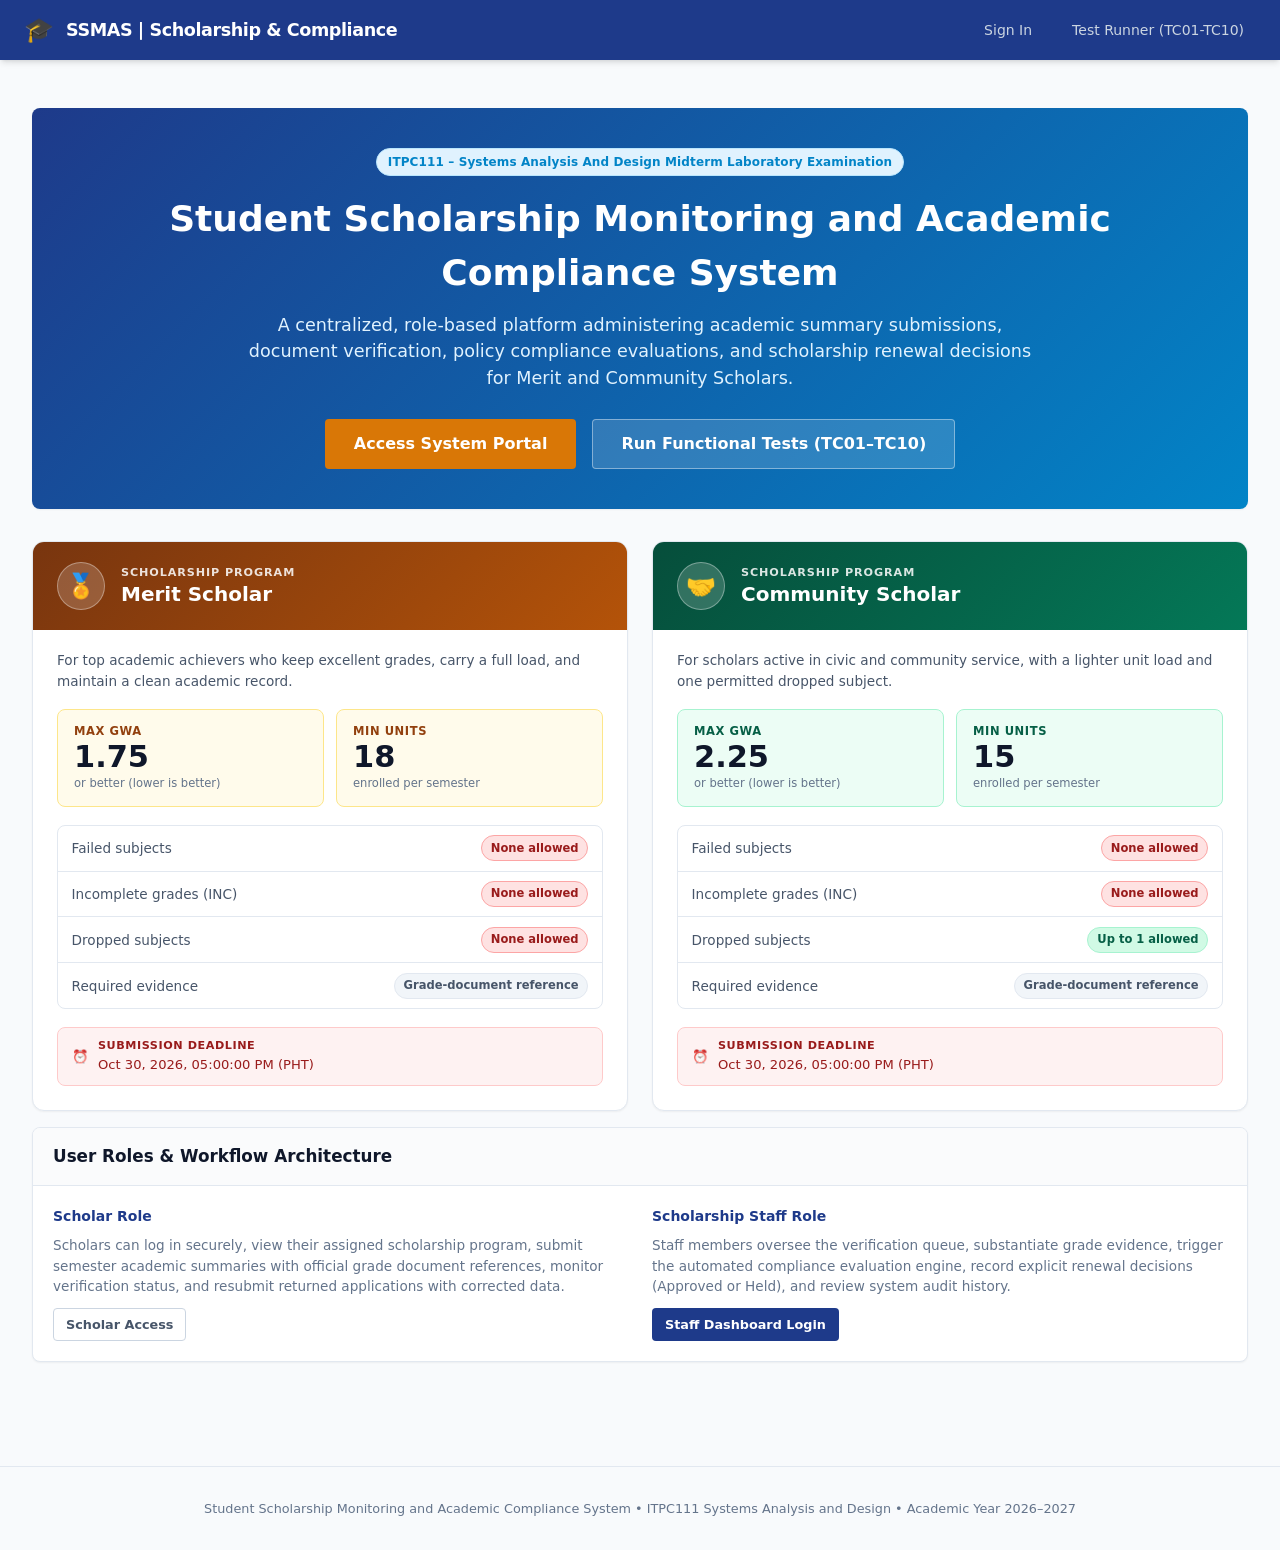
<file: index.html>
<!DOCTYPE html>
<html lang="en">
<head>
    <meta charset="UTF-8">
    <meta name="viewport" content="width=device-width, initial-scale=1.0">
    <title>Student Scholarship Monitoring and Academic Compliance System</title>
    <link rel="stylesheet" href="css/styles.css">
</head>
<body class="scholar-layout">
    <nav class="top-navbar">
        <a href="index.html" class="brand">
            <span class="brand-icon">🎓</span>
            <span class="brand-title">SSMAS | Scholarship & Compliance</span>
        </a>
        <div class="nav-links">
            <a href="login.html" class="nav-link">Sign In</a>
            <a href="tests/runner.html" class="nav-link">Test Runner (TC01-TC10)</a>
        </div>
    </nav>

    <main class="main-content">
        <div class="card" style="padding: 2.5rem; text-align: center; background: linear-gradient(135deg, #1e3a8a 0%, #0284c7 100%); color: #ffffff; border: none; margin-top: 1rem;">
            <span class="badge badge-info" style="margin-bottom: 1rem; align-self: center;">ITPC111 – Systems Analysis and Design Midterm Laboratory Examination</span>
            <h1 style="font-size: 2.25rem; font-weight: 800; margin-bottom: 0.75rem;">Student Scholarship Monitoring and Academic Compliance System</h1>
            <p style="font-size: 1.1rem; max-width: 800px; margin: 0 auto 1.75rem auto; color: #e0f2fe;">
                A centralized, role-based platform administering academic summary submissions, document verification, policy compliance evaluations, and scholarship renewal decisions for Merit and Community Scholars.
            </p>
            <div style="display: flex; justify-content: center; gap: 1rem; flex-wrap: wrap;">
                <a href="login.html" class="btn btn-warning" style="font-size: 1rem; padding: 0.75rem 1.75rem;">Access System Portal</a>
                <a href="tests/runner.html" class="btn btn-outline" style="background: rgba(255,255,255,0.15); color: #fff; border-color: rgba(255,255,255,0.4); font-size: 1rem; padding: 0.75rem 1.75rem;">Run Functional Tests (TC01–TC10)</a>
            </div>
        </div>

        <!-- Scholarship Program Cards (rendered by js/program-cards.js) -->
        <div id="program-cards" class="program-cards-grid" style="margin-top: 2rem;"></div>

        <!-- Role Access Cards -->
        <div class="card mt-4">
            <div class="card-header">
                <h3>User Roles & Workflow Architecture</h3>
            </div>
            <div class="card-body">
                <div style="display: grid; grid-template-columns: repeat(auto-fit, minmax(280px, 1fr)); gap: 1.5rem;">
                    <div>
                        <h4 style="color: var(--primary); margin-bottom: 0.5rem;">Scholar Role</h4>
                        <p class="text-sm text-muted">Scholars can log in securely, view their assigned scholarship program, submit semester academic summaries with official grade document references, monitor verification status, and resubmit returned applications with corrected data.</p>
                        <a href="login.html" class="btn btn-outline btn-sm mt-3">Scholar Access</a>
                    </div>
                    <div>
                        <h4 style="color: var(--primary); margin-bottom: 0.5rem;">Scholarship Staff Role</h4>
                        <p class="text-sm text-muted">Staff members oversee the verification queue, substantiate grade evidence, trigger the automated compliance evaluation engine, record explicit renewal decisions (Approved or Held), and review system audit history.</p>
                        <a href="login.html" class="btn btn-primary btn-sm mt-3">Staff Dashboard Login</a>
                    </div>
                </div>
            </div>
        </div>
    </main>

    <footer style="text-align: center; padding: 2rem; color: var(--text-muted); font-size: 0.8rem; border-top: 1px solid var(--border-color); margin-top: 3rem;">
        Student Scholarship Monitoring and Academic Compliance System &bull; ITPC111 Systems Analysis and Design &bull; Academic Year 2026–2027
    </footer>

    <script src="js/config.js"></script>
    <script src="js/program-cards.js"></script>
    <script>
        document.getElementById('program-cards').innerHTML = Object.values(CONFIG.PROGRAMS)
            .map(p => window.renderProgramCard({ program_name: p.name, ...p }))
            .join('');
    </script>
</body>
</html>
</file>
<file: css/styles.css>
/* ==========================================================================
   Student Scholarship Monitoring and Academic Compliance System
   Main Design System & Responsive Stylesheet
   ========================================================================== */

:root {
    --primary: #1e3a8a;
    --primary-light: #2563eb;
    --primary-dark: #1e293b;
    --accent: #0284c7;
    --accent-light: #e0f2fe;
    
    --success: #059669;
    --success-bg: #d1fae5;
    --success-border: #a7f3d0;
    
    --warning: #d97706;
    --warning-bg: #fef3c7;
    --warning-border: #fde68a;
    
    --danger: #dc2626;
    --danger-bg: #fee2e2;
    --danger-border: #fca5a5;
    
    --bg-main: #f8fafc;
    --bg-surface: #ffffff;
    --text-primary: #0f172a;
    --text-secondary: #475569;
    --text-muted: #64748b;
    --border-color: #e2e8f0;
    --border-dark: #cbd5e1;

    --font-sans: 'Inter', system-ui, -apple-system, BlinkMacSystemFont, "Segoe UI", Roboto, "Helvetica Neue", Arial, sans-serif;
    --shadow-sm: 0 1px 2px 0 rgb(0 0 0 / 0.05);
    --shadow-md: 0 4px 6px -1px rgb(0 0 0 / 0.1), 0 2px 4px -2px rgb(0 0 0 / 0.1);
    --shadow-lg: 0 10px 15px -3px rgb(0 0 0 / 0.1), 0 4px 6px -4px rgb(0 0 0 / 0.1);
    --radius-sm: 4px;
    --radius-md: 8px;
    --radius-lg: 12px;
}

* {
    box-sizing: border-box;
    margin: 0;
    padding: 0;
}

body {
    font-family: var(--font-sans);
    background-color: var(--bg-main);
    color: var(--text-primary);
    line-height: 1.5;
    font-size: 14px;
    min-height: 100vh;
}

/* --------------------------------------------------------------------------
   Layout Components: Topbar, Sidebar & Content
   -------------------------------------------------------------------------- */
.app-container {
    display: flex;
    min-height: 100vh;
}

/* Scholar Topbar Layout */
.scholar-layout {
    display: flex;
    flex-direction: column;
    min-height: 100vh;
}

.top-navbar {
    background-color: var(--primary);
    color: #ffffff;
    padding: 0.75rem 1.5rem;
    display: flex;
    justify-content: space-between;
    align-items: center;
    box-shadow: var(--shadow-md);
    position: sticky;
    top: 0;
    z-index: 50;
}

.top-navbar .brand {
    display: flex;
    align-items: center;
    gap: 0.75rem;
    text-decoration: none;
    color: #ffffff;
}

.brand-icon {
    font-size: 1.5rem;
}

.brand-title {
    font-weight: 700;
    font-size: 1.1rem;
    letter-spacing: -0.025em;
}

.nav-links {
    display: flex;
    gap: 1rem;
    align-items: center;
}

.nav-link {
    color: #cbd5e1;
    text-decoration: none;
    padding: 0.4rem 0.75rem;
    border-radius: var(--radius-sm);
    font-weight: 500;
    transition: background-color 0.15s, color 0.15s;
}

.nav-link:hover, .nav-link.active {
    background-color: rgba(255, 255, 255, 0.15);
    color: #ffffff;
}

/* Staff Sidebar Layout */
.staff-sidebar {
    width: 260px;
    background-color: var(--primary-dark);
    color: #ffffff;
    display: flex;
    flex-direction: column;
    flex-shrink: 0;
    position: sticky;
    top: 0;
    height: 100vh;
    box-shadow: var(--shadow-md);
}

.sidebar-brand {
    padding: 1.25rem 1.5rem;
    border-bottom: 1px solid rgba(255, 255, 255, 0.1);
    display: flex;
    align-items: center;
    gap: 0.75rem;
}

.sidebar-nav {
    padding: 1rem 0;
    flex: 1;
    overflow-y: auto;
}

.sidebar-section-title {
    padding: 0.5rem 1.5rem;
    font-size: 0.7rem;
    text-transform: uppercase;
    letter-spacing: 0.05em;
    color: #94a3b8;
    font-weight: 600;
}

.sidebar-link {
    display: flex;
    align-items: center;
    gap: 0.75rem;
    padding: 0.65rem 1.5rem;
    color: #cbd5e1;
    text-decoration: none;
    font-weight: 500;
    transition: background-color 0.15s, color 0.15s;
}

.sidebar-link:hover {
    background-color: rgba(255, 255, 255, 0.08);
    color: #ffffff;
}

.sidebar-link.active {
    background-color: var(--primary-light);
    color: #ffffff;
}

.sidebar-footer {
    padding: 1rem 1.5rem;
    border-top: 1px solid rgba(255, 255, 255, 0.1);
}

.main-content {
    flex: 1;
    padding: 2rem;
    max-width: 1400px;
    margin: 0 auto;
    width: 100%;
}

.page-header {
    display: flex;
    justify-content: space-between;
    align-items: center;
    margin-bottom: 1.75rem;
    flex-wrap: wrap;
    gap: 1rem;
}

.page-title {
    font-size: 1.6rem;
    font-weight: 700;
    color: var(--text-primary);
}

.page-subtitle {
    color: var(--text-muted);
    font-size: 0.9rem;
    margin-top: 0.2rem;
}

/* --------------------------------------------------------------------------
   User Profile Pill & Header Controls
   -------------------------------------------------------------------------- */
.header-actions {
    display: flex;
    align-items: center;
    gap: 1rem;
}

.user-info-pill {
    display: flex;
    align-items: center;
    gap: 0.75rem;
    background: var(--bg-surface);
    border: 1px solid var(--border-color);
    padding: 0.35rem 0.75rem;
    border-radius: 9999px;
    box-shadow: var(--shadow-sm);
}

.user-avatar-circle {
    width: 30px;
    height: 30px;
    border-radius: 50%;
    background-color: var(--primary);
    color: #ffffff;
    display: flex;
    align-items: center;
    justify-content: center;
    font-weight: 600;
    font-size: 0.85rem;
}

.user-meta {
    display: flex;
    flex-direction: column;
}

.user-name {
    font-size: 0.82rem;
    font-weight: 600;
    line-height: 1.1;
}

.user-sub {
    font-size: 0.7rem;
    color: var(--text-muted);
}

/* --------------------------------------------------------------------------
   Cards & Content Surfaces
   -------------------------------------------------------------------------- */
.card {
    background: var(--bg-surface);
    border: 1px solid var(--border-color);
    border-radius: var(--radius-md);
    box-shadow: var(--shadow-sm);
    overflow: hidden;
    margin-bottom: 1.5rem;
}

.card-header {
    padding: 1rem 1.25rem;
    border-bottom: 1px solid var(--border-color);
    display: flex;
    justify-content: space-between;
    align-items: center;
    background-color: #fafbfc;
}

.card-header h3, .card-header h4 {
    font-size: 1.05rem;
    font-weight: 600;
    color: var(--text-primary);
}

.card-body {
    padding: 1.25rem;
}

.card-warning {
    border-color: var(--warning-border);
    background-color: #fffdfa;
}

/* --------------------------------------------------------------------------
   Badges & Status Tags
   -------------------------------------------------------------------------- */
.badge {
    display: inline-flex;
    align-items: center;
    gap: 0.35rem;
    padding: 0.25rem 0.65rem;
    font-size: 0.75rem;
    font-weight: 600;
    border-radius: 9999px;
    text-transform: capitalize;
    letter-spacing: 0.01em;
}

.badge-success {
    background-color: var(--success-bg);
    color: var(--success);
    border: 1px solid var(--success-border);
}

.badge-warning {
    background-color: var(--warning-bg);
    color: var(--warning);
    border: 1px solid var(--warning-border);
}

.badge-danger {
    background-color: var(--danger-bg);
    color: var(--danger);
    border: 1px solid var(--danger-border);
}

.badge-info {
    background-color: var(--accent-light);
    color: var(--accent);
    border: 1px solid #bae6fd;
}

.badge-secondary, .badge-neutral {
    background-color: #f1f5f9;
    color: #475569;
    border: 1px solid #cbd5e1;
}

.program-badge {
    background-color: #e0e7ff;
    color: #3730a3;
    border: 1px solid #c7d2fe;
    font-weight: 700;
    font-size: 0.75rem;
    padding: 0.2rem 0.5rem;
    border-radius: var(--radius-sm);
    display: inline-block;
}

.dot {
    width: 6px;
    height: 6px;
    border-radius: 50%;
    background-color: currentColor;
}

/* --------------------------------------------------------------------------
   Buttons & Interactive Elements
   -------------------------------------------------------------------------- */
.btn {
    display: inline-flex;
    align-items: center;
    justify-content: center;
    gap: 0.4rem;
    font-family: inherit;
    font-size: 0.85rem;
    font-weight: 600;
    padding: 0.5rem 1rem;
    border-radius: var(--radius-sm);
    border: 1px solid transparent;
    cursor: pointer;
    text-decoration: none;
    transition: all 0.15s ease-in-out;
}

.btn:disabled, .btn.disabled {
    opacity: 0.6;
    cursor: not-allowed;
}

.btn-primary {
    background-color: var(--primary);
    color: #ffffff;
}

.btn-primary:hover:not(:disabled) {
    background-color: var(--primary-light);
}

.btn-success {
    background-color: var(--success);
    color: #ffffff;
}

.btn-success:hover:not(:disabled) {
    background-color: #047857;
}

.btn-warning {
    background-color: var(--warning);
    color: #ffffff;
}

.btn-warning:hover:not(:disabled) {
    background-color: #b45309;
}

.btn-danger {
    background-color: var(--danger);
    color: #ffffff;
}

.btn-danger:hover:not(:disabled) {
    background-color: #b91c1c;
}

.btn-outline {
    background-color: transparent;
    border-color: var(--border-dark);
    color: var(--text-secondary);
}

.btn-outline:hover:not(:disabled) {
    background-color: #f1f5f9;
    color: var(--text-primary);
}

.btn-sm {
    padding: 0.35rem 0.75rem;
    font-size: 0.8rem;
}

.btn-xs {
    padding: 0.2rem 0.5rem;
    font-size: 0.75rem;
}

.btn-group-vertical {
    display: flex;
    flex-direction: column;
    gap: 0.25rem;
}

/* --------------------------------------------------------------------------
   Tables
   -------------------------------------------------------------------------- */
.table-responsive {
    overflow-x: auto;
    width: 100%;
}

.table {
    width: 100%;
    border-collapse: collapse;
    text-align: left;
    font-size: 0.85rem;
}

.table th {
    background-color: #f8fafc;
    color: var(--text-secondary);
    font-weight: 600;
    padding: 0.75rem 1rem;
    border-bottom: 2px solid var(--border-color);
    white-space: nowrap;
}

.table td {
    padding: 0.85rem 1rem;
    border-bottom: 1px solid var(--border-color);
    vertical-align: middle;
}

.table tbody tr:hover {
    background-color: #f8fafc;
}

.table-bordered {
    border: 1px solid var(--border-color);
}

.table-bordered th, .table-bordered td {
    border: 1px solid var(--border-color);
}

/* --------------------------------------------------------------------------
   Forms & Controls
   -------------------------------------------------------------------------- */
.form-group {
    margin-bottom: 1.25rem;
}

.form-group label {
    display: block;
    margin-bottom: 0.4rem;
    font-weight: 600;
    font-size: 0.85rem;
    color: var(--text-primary);
}

.form-control {
    width: 100%;
    padding: 0.55rem 0.75rem;
    font-family: inherit;
    font-size: 0.875rem;
    color: var(--text-primary);
    background-color: var(--bg-surface);
    border: 1px solid var(--border-dark);
    border-radius: var(--radius-sm);
    transition: border-color 0.15s, box-shadow 0.15s;
}

.form-control:focus {
    outline: none;
    border-color: var(--primary-light);
    box-shadow: 0 0 0 3px rgba(37, 99, 235, 0.15);
}

.form-row-grid {
    display: grid;
    grid-template-columns: repeat(auto-fit, minmax(180px, 1fr));
    gap: 1rem;
}

.filter-bar {
    display: flex;
    flex-wrap: wrap;
    gap: 0.75rem;
    margin-bottom: 1.25rem;
    align-items: center;
    background: var(--bg-surface);
    padding: 0.85rem 1rem;
    border: 1px solid var(--border-color);
    border-radius: var(--radius-md);
}

.search-input-wrap {
    flex: 1;
    min-width: 240px;
}

/* --------------------------------------------------------------------------
   Metrics & Dashboard Stats Cards
   -------------------------------------------------------------------------- */
.stats-grid {
    display: grid;
    grid-template-columns: repeat(auto-fit, minmax(220px, 1fr));
    gap: 1.25rem;
    margin-bottom: 1.75rem;
}

.stat-card {
    background: var(--bg-surface);
    border: 1px solid var(--border-color);
    border-radius: var(--radius-md);
    padding: 1.25rem;
    display: flex;
    align-items: center;
    gap: 1rem;
    box-shadow: var(--shadow-sm);
}

.stat-icon {
    width: 48px;
    height: 48px;
    border-radius: var(--radius-md);
    display: flex;
    align-items: center;
    justify-content: center;
    font-size: 1.4rem;
}

.stat-icon-blue { background: #dbeafe; color: #1e40af; }
.stat-icon-amber { background: #fef3c7; color: #92400e; }
.stat-icon-green { background: #d1fae5; color: #065f46; }
.stat-icon-red { background: #fee2e2; color: #991b1b; }

.stat-details {
    display: flex;
    flex-direction: column;
}

.stat-val {
    font-size: 1.75rem;
    font-weight: 700;
    line-height: 1.1;
    color: var(--text-primary);
}

.stat-title {
    font-size: 0.8rem;
    color: var(--text-muted);
    font-weight: 500;
}

/* --------------------------------------------------------------------------
   Policy Grid & Scholar Program Cards
   -------------------------------------------------------------------------- */
.program-header {
    display: flex;
    justify-content: space-between;
    align-items: center;
    margin-bottom: 1rem;
    flex-wrap: wrap;
    gap: 1rem;
}

.policy-grid {
    display: grid;
    grid-template-columns: repeat(auto-fit, minmax(160px, 1fr));
    gap: 0.75rem;
    margin-top: 1rem;
}

.policy-item {
    background-color: #f8fafc;
    border: 1px solid var(--border-color);
    padding: 0.75rem;
    border-radius: var(--radius-sm);
    display: flex;
    flex-direction: column;
}

.policy-label {
    font-size: 0.75rem;
    color: var(--text-muted);
    font-weight: 500;
}

.policy-val {
    font-size: 1.1rem;
    font-weight: 700;
    color: var(--text-primary);
    margin-top: 0.2rem;
}

.deadline-pill {
    background: #fef2f2;
    border: 1px solid #fecaca;
    padding: 0.5rem 1rem;
    border-radius: var(--radius-md);
    color: #991b1b;
    font-size: 0.85rem;
}

/* --------------------------------------------------------------------------
   Submission Details Specifics
   -------------------------------------------------------------------------- */
.details-grid {
    display: grid;
    grid-template-columns: 3fr 2fr;
    gap: 1.5rem;
}

.info-row {
    display: flex;
    justify-content: space-between;
    padding: 0.45rem 0;
    border-bottom: 1px dashed var(--border-color);
}

.info-label {
    color: var(--text-muted);
    font-size: 0.85rem;
}

.metrics-grid {
    display: grid;
    grid-template-columns: repeat(5, 1fr);
    gap: 0.5rem;
    text-align: center;
}

.metric-box {
    background-color: #f8fafc;
    border: 1px solid var(--border-color);
    padding: 0.65rem 0.25rem;
    border-radius: var(--radius-sm);
}

.metric-num {
    display: block;
    font-size: 1.25rem;
    font-weight: 700;
    color: var(--text-primary);
}

.metric-title {
    font-size: 0.7rem;
    color: var(--text-muted);
    text-transform: uppercase;
}

.status-stage {
    padding: 0.5rem 0;
}

.stage-header {
    display: flex;
    justify-content: space-between;
    align-items: center;
    margin-bottom: 0.35rem;
}

.stage-title {
    font-weight: 600;
    font-size: 0.95rem;
}

/* --------------------------------------------------------------------------
   Alerts & Notifications
   -------------------------------------------------------------------------- */
.alert {
    padding: 0.85rem 1.15rem;
    border-radius: var(--radius-md);
    margin-bottom: 1.25rem;
    font-size: 0.875rem;
}

.alert-warning {
    background-color: var(--warning-bg);
    border: 1px solid var(--warning-border);
    color: #92400e;
}

.alert-danger {
    background-color: var(--danger-bg);
    border: 1px solid var(--danger-border);
    color: #991b1b;
}

.alert-success {
    background-color: var(--success-bg);
    border: 1px solid var(--success-border);
    color: #065f46;
}

.deficiency-list {
    margin-left: 1.25rem;
    margin-top: 0.4rem;
}

.deficiency-list li {
    margin-bottom: 0.25rem;
}

/* --------------------------------------------------------------------------
   Timeline / Audit History Trail
   -------------------------------------------------------------------------- */
.timeline {
    border-left: 2px solid var(--border-color);
    padding-left: 1.25rem;
    margin-left: 0.5rem;
}

.timeline-item {
    position: relative;
    margin-bottom: 1.25rem;
}

.timeline-item::before {
    content: '';
    position: absolute;
    left: -1.65rem;
    top: 0.2rem;
    width: 10px;
    height: 10px;
    border-radius: 50%;
    background-color: var(--primary);
    border: 2px solid #ffffff;
}

.timeline-time {
    font-size: 0.75rem;
    color: var(--text-muted);
    display: block;
}

.timeline-badge {
    display: inline-block;
    font-size: 0.75rem;
    font-weight: 700;
    background: #e2e8f0;
    padding: 0.1rem 0.45rem;
    border-radius: var(--radius-sm);
    margin: 0.2rem 0;
}

/* --------------------------------------------------------------------------
   Modals
   -------------------------------------------------------------------------- */
.modal-overlay {
    position: fixed;
    top: 0;
    left: 0;
    right: 0;
    bottom: 0;
    background-color: rgba(15, 23, 42, 0.6);
    display: flex;
    align-items: center;
    justify-content: center;
    z-index: 1000;
    padding: 1.5rem;
}

.modal-card {
    background: var(--bg-surface);
    border-radius: var(--radius-md);
    width: 100%;
    max-width: 650px;
    max-height: 90vh;
    overflow-y: auto;
    box-shadow: var(--shadow-lg);
}

.modal-header {
    padding: 1rem 1.25rem;
    border-bottom: 1px solid var(--border-color);
    display: flex;
    justify-content: space-between;
    align-items: center;
}

.modal-body {
    padding: 1.25rem;
}

.modal-footer {
    padding: 0.85rem 1.25rem;
    border-top: 1px solid var(--border-color);
    display: flex;
    justify-content: flex-end;
    gap: 0.75rem;
    background-color: #fafbfc;
}

/* --------------------------------------------------------------------------
   Activity Lists (Dashboard)
   -------------------------------------------------------------------------- */
.activity-list {
    list-style: none;
}

.activity-item {
    display: flex;
    align-items: center;
    gap: 0.75rem;
    padding: 0.65rem 0;
    border-bottom: 1px solid var(--border-color);
}

.activity-item:last-child {
    border-bottom: none;
}

.activity-badge {
    font-size: 0.7rem;
    font-weight: 700;
    padding: 0.15rem 0.5rem;
    border-radius: var(--radius-sm);
    text-transform: uppercase;
}

.activity-details {
    display: flex;
    flex-direction: column;
    font-size: 0.82rem;
}

.activity-time {
    font-size: 0.7rem;
    color: var(--text-muted);
}

/* --------------------------------------------------------------------------
   Utilities
   -------------------------------------------------------------------------- */
.hidden { display: none !important; }
.text-center { text-align: center; }
.text-muted { color: var(--text-muted); }
.text-xs { font-size: 0.75rem; }
.text-sm { font-size: 0.85rem; }
.text-lg { font-size: 1.15rem; }
.block { display: block; }
.mt-1 { margin-top: 0.25rem; }
.mt-2 { margin-top: 0.5rem; }
.mt-3 { margin-top: 0.75rem; }
.mt-4 { margin-top: 1rem; }
.mb-2 { margin-bottom: 0.5rem; }
.mb-3 { margin-bottom: 0.75rem; }
.py-2 { padding-top: 0.5rem; padding-bottom: 0.5rem; }
.py-4 { padding-top: 1rem; padding-bottom: 1rem; }
.py-5 { padding-top: 1.5rem; padding-bottom: 1.5rem; }

/* --------------------------------------------------------------------------
   Responsive Breakpoints
   -------------------------------------------------------------------------- */
@media (max-width: 900px) {
    .staff-sidebar {
        width: 200px;
    }
    .details-grid {
        grid-template-columns: 1fr;
    }
}

@media (max-width: 768px) {
    .app-container {
        flex-direction: column;
    }
    .staff-sidebar {
        width: 100%;
        height: auto;
        position: static;
    }
    .sidebar-nav {
        display: flex;
        flex-wrap: wrap;
        padding: 0.5rem;
    }
    .sidebar-link {
        padding: 0.5rem 0.75rem;
        font-size: 0.8rem;
    }
    .main-content {
        padding: 1rem;
    }
    .stats-grid {
        grid-template-columns: 1fr 1fr;
    }
}

/* --------------------------------------------------------------------------
   Scholarship Program Cards (Merit / Community)
   -------------------------------------------------------------------------- */
.program-cards-grid {
    display: grid;
    grid-template-columns: repeat(auto-fit, minmax(min(100%, 340px), 1fr));
    gap: 1.5rem;
}

.program-card {
    --pc-from: #1e3a8a;
    --pc-to: #2563eb;
    --pc-accent: #1e3a8a;
    --pc-soft: #eff6ff;
    --pc-border: #bfdbfe;

    background: var(--bg-surface);
    border: 1px solid var(--border-color);
    border-radius: var(--radius-lg);
    box-shadow: var(--shadow-sm);
    overflow: hidden;
    display: flex;
    flex-direction: column;
    transition: box-shadow 0.2s ease, transform 0.2s ease;
}

.program-card:hover {
    box-shadow: var(--shadow-lg);
    transform: translateY(-2px);
}

.program-card--merit {
    --pc-from: #78350f;
    --pc-to: #b45309;
    --pc-accent: #92400e;
    --pc-soft: #fffbeb;
    --pc-border: #fde68a;
}

.program-card--community {
    --pc-from: #064e3b;
    --pc-to: #047857;
    --pc-accent: #065f46;
    --pc-soft: #ecfdf5;
    --pc-border: #a7f3d0;
}

.program-card__header {
    background: linear-gradient(135deg, var(--pc-from) 0%, var(--pc-to) 100%);
    color: #ffffff;
    padding: 1.25rem 1.5rem;
    display: flex;
    align-items: center;
    gap: 1rem;
}

.program-card__icon {
    flex-shrink: 0;
    width: 3rem;
    height: 3rem;
    border-radius: 50%;
    background: rgba(255, 255, 255, 0.18);
    border: 1px solid rgba(255, 255, 255, 0.35);
    display: flex;
    align-items: center;
    justify-content: center;
    font-size: 1.5rem;
}

.program-card__eyebrow {
    display: block;
    font-size: 0.7rem;
    font-weight: 600;
    letter-spacing: 0.08em;
    text-transform: uppercase;
    opacity: 0.85;
}

.program-card__title {
    font-size: 1.25rem;
    font-weight: 700;
    line-height: 1.25;
    color: #ffffff;
}

.program-card__body {
    padding: 1.25rem 1.5rem 1.5rem;
    display: flex;
    flex-direction: column;
    gap: 1.1rem;
    flex: 1;
}

.program-card__desc {
    font-size: 0.85rem;
    color: var(--text-secondary);
}

.program-stats {
    display: grid;
    grid-template-columns: 1fr 1fr;
    gap: 0.75rem;
}

.program-stat {
    background: var(--pc-soft);
    border: 1px solid var(--pc-border);
    border-radius: var(--radius-md);
    padding: 0.85rem 1rem;
    display: flex;
    flex-direction: column;
}

.program-stat__label {
    font-size: 0.72rem;
    font-weight: 600;
    text-transform: uppercase;
    letter-spacing: 0.05em;
    color: var(--pc-accent);
}

.program-stat__value {
    font-size: 1.9rem;
    font-weight: 800;
    line-height: 1.15;
    color: var(--text-primary);
    font-variant-numeric: tabular-nums;
}

.program-stat__hint {
    font-size: 0.72rem;
    color: var(--text-muted);
}

.program-rules {
    list-style: none;
    border: 1px solid var(--border-color);
    border-radius: var(--radius-md);
}

.program-rules li {
    display: flex;
    justify-content: space-between;
    align-items: center;
    gap: 0.75rem;
    padding: 0.6rem 0.85rem;
    font-size: 0.85rem;
}

.program-rules li + li {
    border-top: 1px solid var(--border-color);
}

.program-rules__name {
    color: var(--text-secondary);
}

.rule-chip {
    flex-shrink: 1;
    font-size: 0.72rem;
    font-weight: 700;
    padding: 0.2rem 0.55rem;
    border-radius: 999px;
    border: 1px solid;
    text-align: right;
}

.rule-chip--strict {
    color: #991b1b;
    background: var(--danger-bg);
    border-color: var(--danger-border);
}

.rule-chip--allowed {
    color: #065f46;
    background: var(--success-bg);
    border-color: var(--success-border);
}

.rule-chip--info {
    color: var(--text-secondary);
    background: #f1f5f9;
    border-color: var(--border-color);
}

.program-card__deadline {
    display: flex;
    align-items: center;
    gap: 0.6rem;
    background: #fef2f2;
    border: 1px solid #fecaca;
    border-radius: var(--radius-md);
    padding: 0.65rem 0.9rem;
    font-size: 0.82rem;
    color: #991b1b;
}

.program-card__deadline strong {
    display: block;
    font-size: 0.7rem;
    text-transform: uppercase;
    letter-spacing: 0.05em;
}

.program-card__meta {
    margin-top: auto;
    padding-top: 0.85rem;
    border-top: 1px dashed var(--border-color);
    font-size: 0.72rem;
    color: var(--text-muted);
    word-break: break-all;
}

/* --------------------------------------------------------------------------
   Scholar Dashboard: assigned program card with requirement checks
   -------------------------------------------------------------------------- */
.scholar-program {
    margin-bottom: 1.5rem;
}

.scholar-program:hover {
    transform: none;
    box-shadow: var(--shadow-md);
}

.scholar-program__header {
    flex-wrap: wrap;
    padding: 1.5rem;
}

.scholar-program__title {
    flex: 1 1 260px;
    min-width: 0;
}

.scholar-program__desc {
    display: block;
    font-size: 0.82rem;
    opacity: 0.9;
    margin-top: 0.2rem;
}

.scholar-program__deadline {
    flex: 0 1 auto;
    background: rgba(255, 255, 255, 0.14);
    border: 1px solid rgba(255, 255, 255, 0.3);
    border-radius: var(--radius-md);
    padding: 0.65rem 0.9rem;
    display: flex;
    flex-direction: column;
    gap: 0.15rem;
    font-size: 0.85rem;
}

.scholar-program__countdown {
    font-size: 0.78rem;
    font-weight: 600;
}

.req-grid {
    display: grid;
    grid-template-columns: repeat(auto-fit, minmax(min(100%, 160px), 1fr));
    gap: 0.75rem;
}

.req-tile {
    border: 1px solid var(--border-color);
    border-top: 3px solid var(--pc-accent);
    border-radius: var(--radius-md);
    background: var(--pc-soft);
    padding: 0.8rem 0.9rem;
    display: flex;
    flex-direction: column;
    gap: 0.15rem;
}

.req-tile__label {
    font-size: 0.7rem;
    font-weight: 600;
    text-transform: uppercase;
    letter-spacing: 0.05em;
    color: var(--pc-accent);
}

.req-tile__value {
    font-size: 1.15rem;
    font-weight: 800;
    color: var(--text-primary);
    line-height: 1.3;
}

.req-tile__yours {
    margin-top: auto;
    padding-top: 0.5rem;
    display: flex;
    justify-content: space-between;
    align-items: center;
    font-size: 0.78rem;
}

.req-tile__mark {
    width: 1.35rem;
    height: 1.35rem;
    border-radius: 50%;
    display: inline-flex;
    align-items: center;
    justify-content: center;
    font-weight: 800;
    font-size: 0.75rem;
    color: #ffffff;
}

.req-tile--pass .req-tile__yours { color: #065f46; }
.req-tile--pass .req-tile__mark { background: var(--success); }

.req-tile--fail {
    background: #fff7f7;
    border-color: var(--danger-border);
    border-top-color: var(--danger);
}
.req-tile--fail .req-tile__yours { color: #991b1b; }
.req-tile--fail .req-tile__mark { background: var(--danger); }

.req-summary {
    border-radius: var(--radius-md);
    padding: 0.75rem 1rem;
    font-size: 0.83rem;
    border: 1px solid;
}

.req-summary--pass {
    background: var(--success-bg);
    border-color: var(--success-border);
    color: #065f46;
}

.req-summary--fail {
    background: var(--danger-bg);
    border-color: var(--danger-border);
    color: #991b1b;
}

.req-summary--neutral {
    background: #f1f5f9;
    border-color: var(--border-color);
    color: var(--text-secondary);
}
</file>
